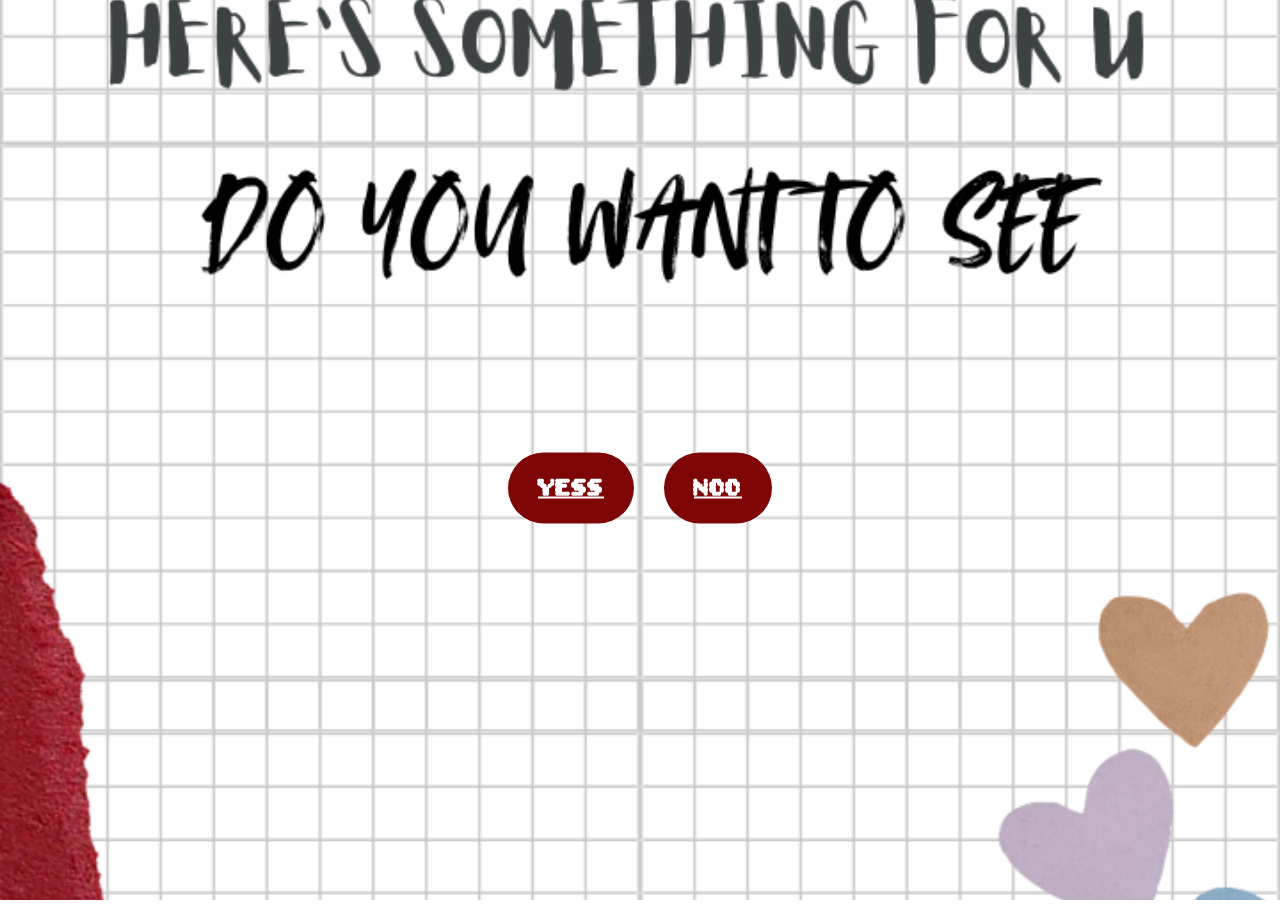
<file: index.html>
<!DOCTYPE html>
<html lang="en">
<head>
    <meta charset="UTF-8">
    <meta name="viewport" content="width=device-width, initial-scale=1.0">
    <title>BIRTHDAYYYYYYYY</title>
    <link rel="stylesheet" href="style.css">
    <link rel="preconnect" href="https://fonts.googleapis.com">
<link rel="preconnect" href="https://fonts.gstatic.com" crossorigin>
<link href="https://fonts.googleapis.com/css2?family=Bitcount+Prop+Double:wght@100..900&family=Gabarito:wght@400..900&display=swap" rel="stylesheet">
</head>
<body>
    <div class="container">
        <img src="1.png" alt="">
        <div class="btn-container">
            <a href="yes.html"><button class="btn">YESS</button></a>
            <a href="no.html"><button class="btn">NOO</button></a>
        </div>
    </div>
</body>
</html>
</file>
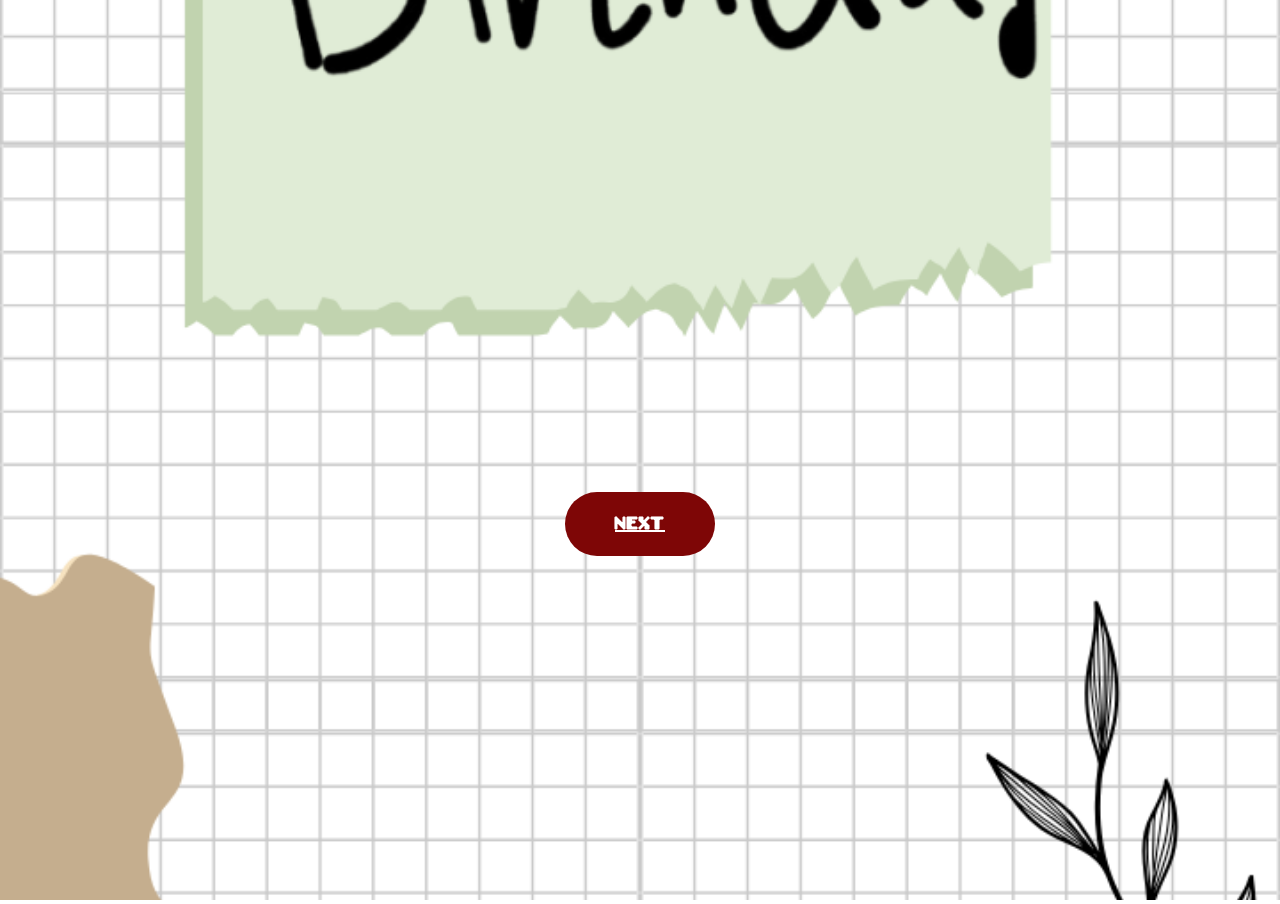
<file: birthday.html>
<!DOCTYPE html>
<html lang="en">
<head>
    <meta charset="UTF-8">
    <meta name="viewport" content="width=device-width, initial-scale=1.0">
    <title>HAPPY BIRTHDAYYYYYY</title>
     <link rel="stylesheet" href="no.css">
    <link rel="preconnect" href="https://fonts.googleapis.com">
<link rel="preconnect" href="https://fonts.gstatic.com" crossorigin>
<link href="https://fonts.googleapis.com/css2?family=Bitcount+Prop+Double:wght@100..900&family=Gabarito:wght@400..900&display=swap" rel="stylesheet">
</head>
<body>
    <div class="container">
        <img src="4.png" alt="">
        <div class="btn-container">
            <a href="page-1.html"><button class="btn">NEXT</button></a>
        </div>
    </div>
    
</body>
</html>
</file>
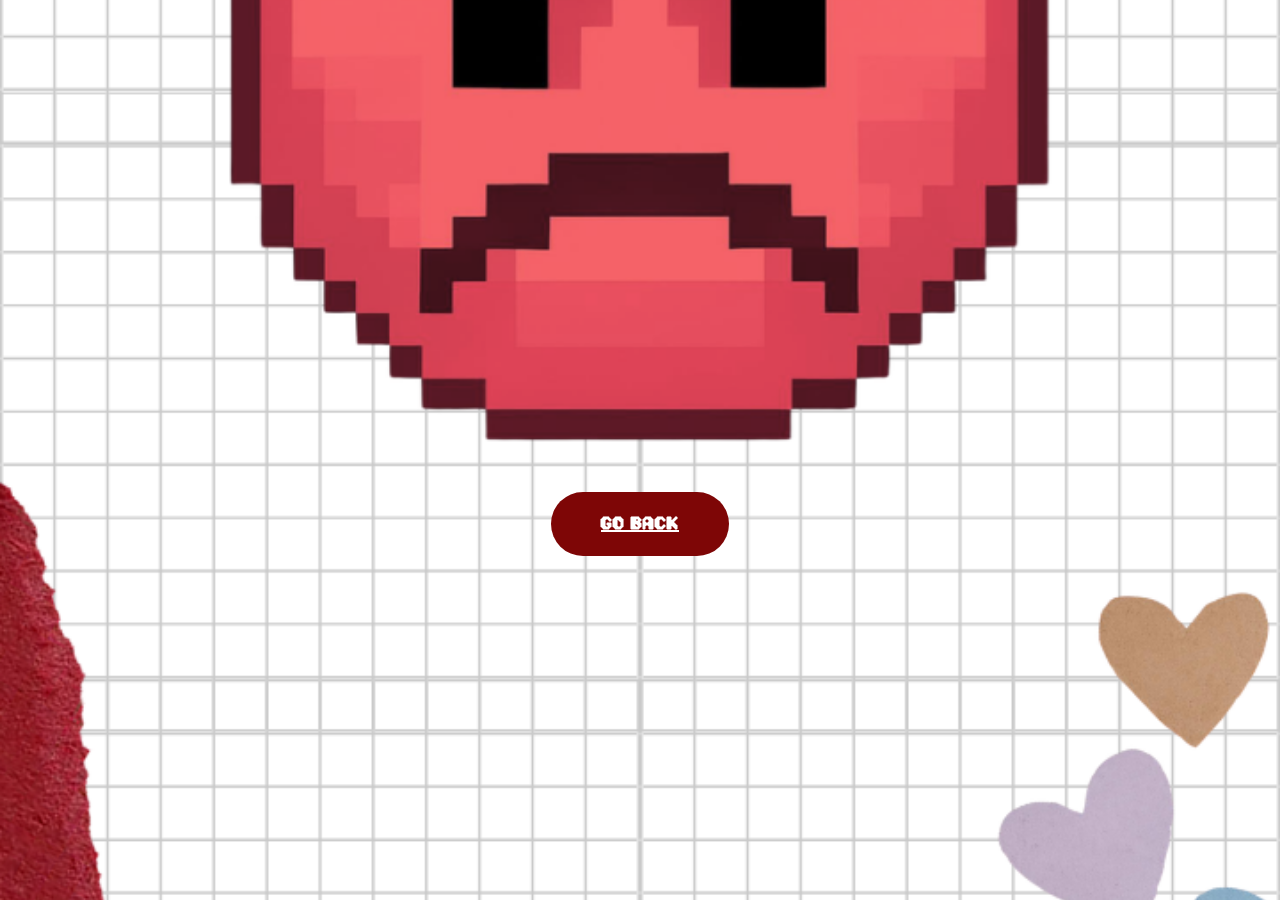
<file: no.html>
<!DOCTYPE html>
<html lang="en">
<head>
    <meta charset="UTF-8">
    <meta name="viewport" content="width=device-width, initial-scale=1.0">
    <title>BAAAKA</title>
    <link rel="stylesheet" href="no.css">
    <link rel="preconnect" href="https://fonts.googleapis.com">
<link rel="preconnect" href="https://fonts.gstatic.com" crossorigin>
<link href="https://fonts.googleapis.com/css2?family=Bitcount+Prop+Double:wght@100..900&family=Gabarito:wght@400..900&display=swap" rel="stylesheet">
</head>
<body>
    <div class="container">
        <img src="2.png" alt="">
        <div class="btn-container">
            <a href="index.html"><button class="btn">GO BACK</button></a>
        </div>
    </div>
    
</body>
</html>
</file>
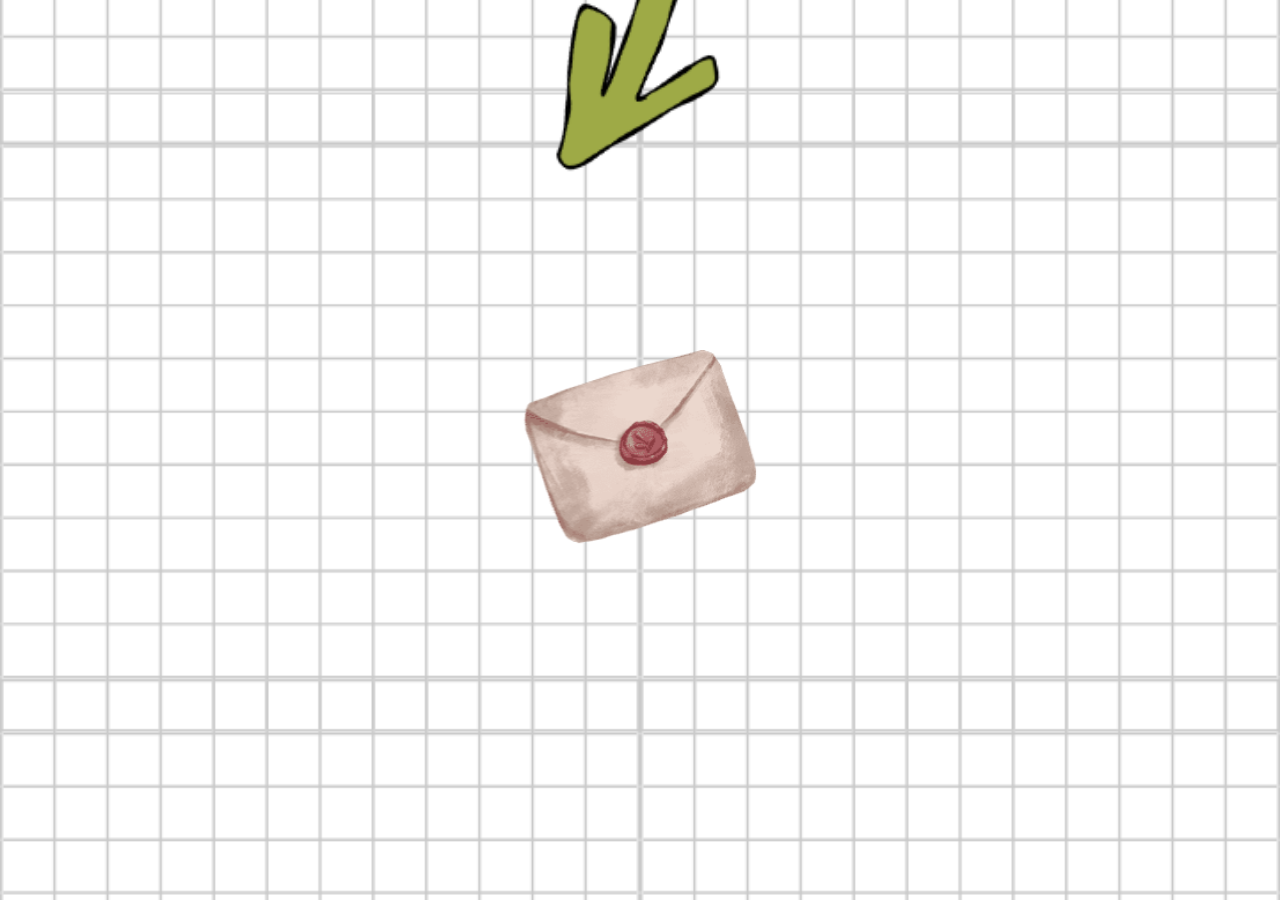
<file: page-1.html>
<!doctype html>
<html lang="en">
<head>
<meta charset="UTF-8" />
<meta name="viewport" content="width=device-width, initial-scale=1.0" />
<title>Envelope Open</title>

<link rel="stylesheet" href="Page-1.css">
<link rel="preconnect" href="https://fonts.gstatic.com" crossorigin>
<link href="https://fonts.googleapis.com/css2?family=Bitcount+Prop+Double:wght@100..900&family=Gabarito:wght@400..900&display=swap" rel="stylesheet">
</head>
<body>
<div class="container-main" >
    
  <div class="container" onclick="openEnvelope()" >
    <img src="closed.webp" class="img1 closed" />
    <img src="opening.png" class="img1 half" />
    <img src="opened.png" class="img1 open" />
  </div>

  <!-- This is your "next page" -->
  <div class="content">
        <img class="after-img" src="6.png" alt="">
        <div class="box" onclick="reveal()">CLICK</div>
        <a href="page-3.html" class="button" onclick="revealBtn()">NEXT</a>
  </div>

</div>

<script>
function openEnvelope() {
  console.log("clicked"); // 👈 add this
  const container = document.querySelector(".container");

  container.classList.add("open");

  setTimeout(() => {
    container.classList.add("step2");
  }, 300);

  setTimeout(() => {
    container.classList.add("step3");
  }, 700);
}

const reveal = () => {
  const box = document.querySelector(".box");
  box.style.display = "none";
}
const revealBtn = () => {
  const btn = document.querySelector(".button");
  btn.style.display = "none";
}
</script>

</body>
</html>
</file>
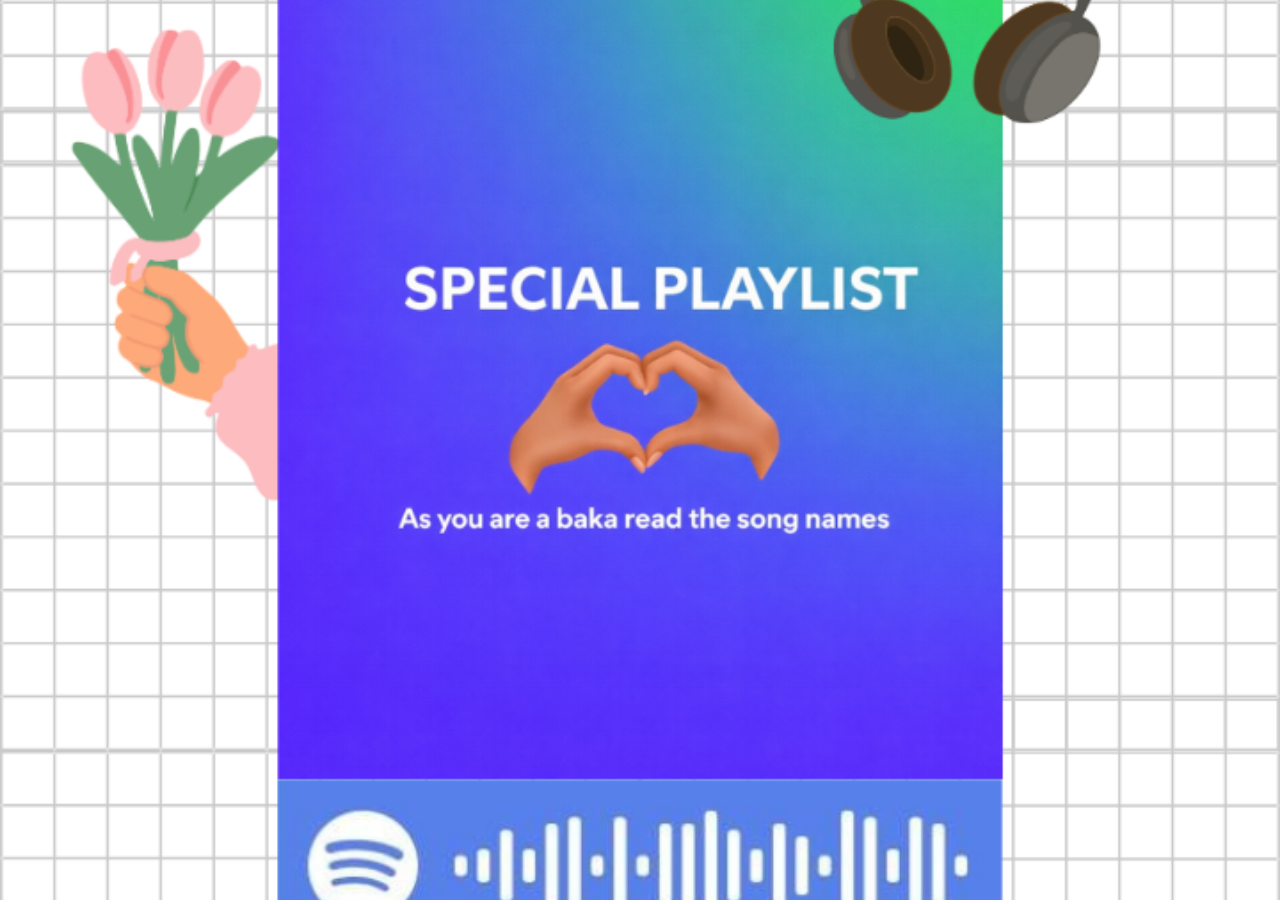
<file: page-3.html>
<!DOCTYPE html>
<html lang="en">
<head>
    <meta charset="UTF-8">
    <meta name="viewport" content="width=device-width, initial-scale=1.0">
    <title></title>
    <link rel="stylesheet" href="style.css">
</head>
<body>
    <img src="7.png" alt="">
</body>
</html>
</file>
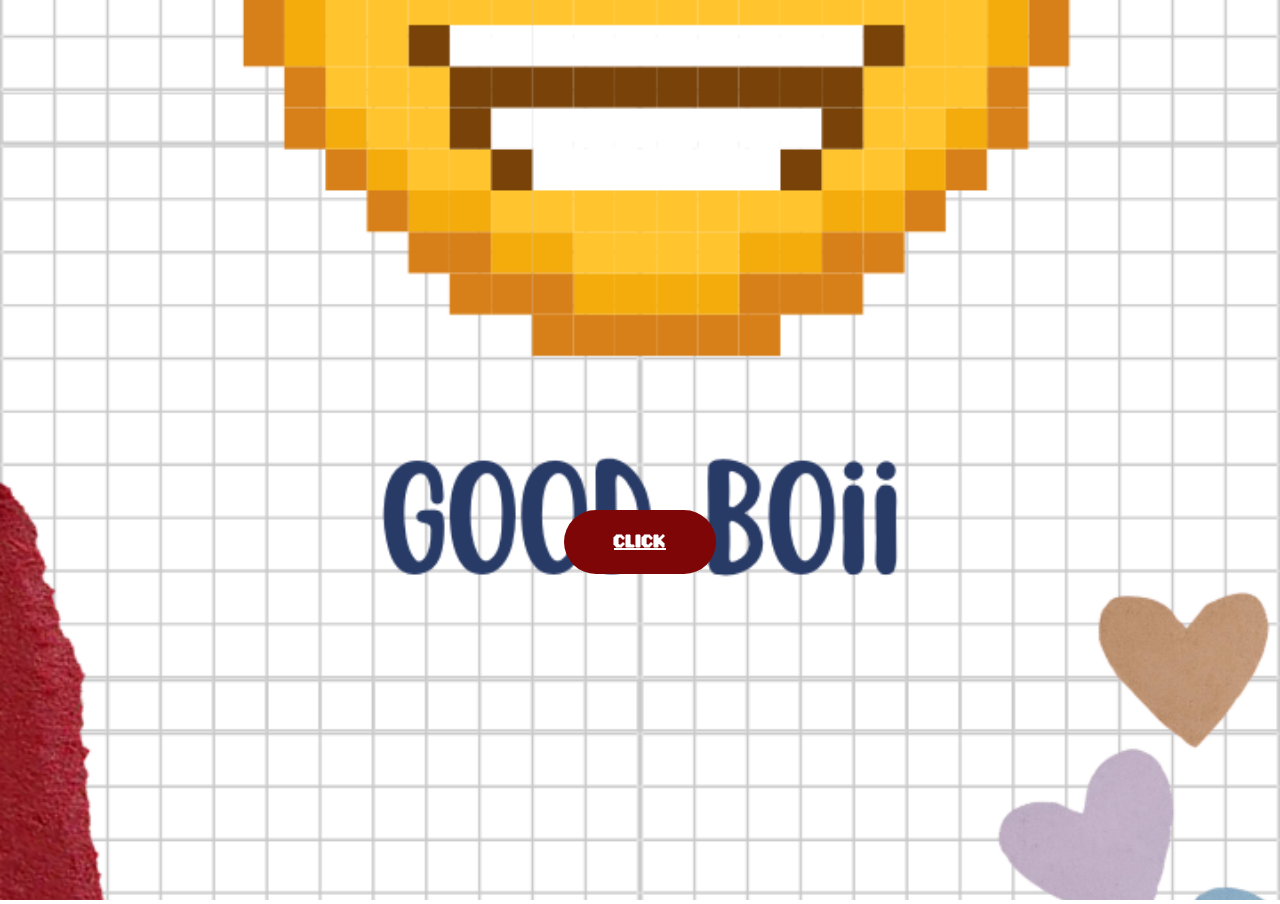
<file: yes.html>
<!DOCTYPE html>
<html lang="en">
<head>
    <meta charset="UTF-8">
    <meta name="viewport" content="width=device-width, initial-scale=1.0">
    <title>GOOBOI</title>
    <link rel="stylesheet" href="yes.css">
    <link rel="preconnect" href="https://fonts.googleapis.com">
<link rel="preconnect" href="https://fonts.gstatic.com" crossorigin>
<link href="https://fonts.googleapis.com/css2?family=Bitcount+Prop+Double:wght@100..900&family=Gabarito:wght@400..900&display=swap" rel="stylesheet">
</head>
<body>
    <div class="container">
        <img src="3.png" alt="">
        <div class="btn-container">
            <a href="birthday.html"><button class="btn">CLICK</button></a>
        </div>
    </div>
    
</body>
</html>
</file>
<file: style.css>
body{
    margin: 0;
    padding: 0;

}


img{
    width: 100%;
    height: 100vh;
    object-fit: cover;
    z-index: -1;
}

.container{
    position: relative;
}
.btn-container{
    position: absolute;
    top: 54%;
    left: 50%;
    transform: translate(-50%, -50%);
    padding: 20px 40px;
    color: #000;
    font-size: 24px;
    font-weight: bold;
    border-radius: 10px;
    cursor: pointer;
    transition: all 0.3s ease;
    gap: 30px;
    display: flex;
}

.btn{
    background-color: rgb(126, 6, 6);
    border: none;
    padding: 20px 30px;
    color: white;
    border-radius: 40px;
    font-size: 26px;
    font-weight: bold;
    cursor: pointer;
    text-decoration: underline;
    font-family: "Bitcount Prop Double", system-ui;
}
</file>
<file: no.css>
body{
    margin: 0;
    padding: 0;

}

img{
    width: 100%;
    height: 100vh;
    object-fit: cover;
    z-index: -1;
}

.container{
    position: relative;
}
.btn-container{
    position: absolute;
    top: 58%;
    left: 50%;
    transform: translate(-50%, -50%);
    color: #000;
    font-size: 24px;
    font-weight: bold;
    border-radius: 10px;
    cursor: pointer;
    transition: all 0.3s ease;
}

.btn{
    background-color: rgb(126, 6, 6);
    border: none;
    padding: 20px 50px;
    color: white;
    border-radius: 40px;
    font-size: 20px;
    font-weight: bold;
    cursor: pointer;
    text-decoration: underline;
    font-family: "Bitcount Prop Double", system-ui;
}
</file>
<file: Page-1.css>
html, body {
padding: 0;
  margin: 0;
}

body {
  font-family: sans-serif;
  overflow: hidden;
  background: url("5.png") center / cover no-repeat;
}
/* center everything */
.container-main {
  height: 100vh;
  display: flex;
  justify-content: center;
  align-items: center;
  z-index: -10;
}

.after-img {
  width: 105%;
  height: 100vh;
  object-fit: cover;
  z-index: -1;
}

/* envelope container */
.container  {
  position: relative;
  width: 300px;
  height: 200px; /* 🔥 match your image ratio */
  cursor: pointer;
  z-index: 100;
}

.button{  
  position: absolute;
  top: 87%;
  left: 50%; 
  text-decoration: none;
  font-family: "Bitcount Prop Double", system-ui;
  color: white;
  background-color: rgb(126, 6, 6);
  padding: 8px 16px;
border-radius: 50px;
}

.content{
  position: relative;
}
.box{
  position: absolute;
  top: 40%;
  left: 40px;
  background-color: #E4CABD;
  z-index: 1000;
  height: 100px;
  width: 170px;
  font-family: "Bitcount Prop Double", system-ui;
}

/* stacked images */
.img1 {
  position: absolute;
  inset: 0; /* top:0 left:0 right:0 bottom:0 */
  width: 100%;
  height: 100%;
  object-fit: contain;

  opacity: 0;
  transition: opacity 0.4s ease, transform 0.8s ease;
  pointer-events: none;
}

/* default visible */
.closed {
  opacity: 1;
  z-index: 3;
}

.half {
  z-index: 2;
}

.open {
  z-index: 1;
}

/* step 1 */
.container.open .closed {
  opacity: 0;
}

.container.open .half {
  opacity: 1;
}

/* step 2 */
.container.step2 .half {
  opacity: 0;
}

.container.step2 .open {
  opacity: 1;
}

/* step 3 zoom */
.container.step3 .open {
  transform: scale(4);
  z-index: 5;
}

/* hidden content */
.content {
  position: fixed;
  top: 0;
  left: 0;
  width: 100vw;
  height: 100vh;
  background: white;
  opacity: 0;
  transition: opacity 0.6s ease;
  z-index: 10;

  display: flex;
  justify-content: center;
  align-items: center;
  flex-direction: column;
}

/* show content */
.container.step3 ~ .content {
  opacity: 1;
}
</file>
<file: yes.css>
body{
    margin: 0;
    padding: 0;

}

img{
    width: 100%;
    height: 100vh;
    object-fit: cover;
    z-index: -1;
}

.container{
    position: relative;
}
.btn-container{
    position: absolute;
    top: 60%;
    left: 50%;
    transform: translate(-50%, -50%);
    color: #000;
    font-size: 24px;
    font-weight: bold;
    border-radius: 10px;
    cursor: pointer;
    transition: all 0.3s ease;
}

.btn{
    background-color: rgb(126, 6, 6);
    border: none;
    padding: 20px 50px;
    color: white;
    border-radius: 40px;
    font-size: 20px;
    font-weight: bold;
    cursor: pointer;
    text-decoration: underline;
    font-family: "Bitcount Prop Double", system-ui;
}
</file>
